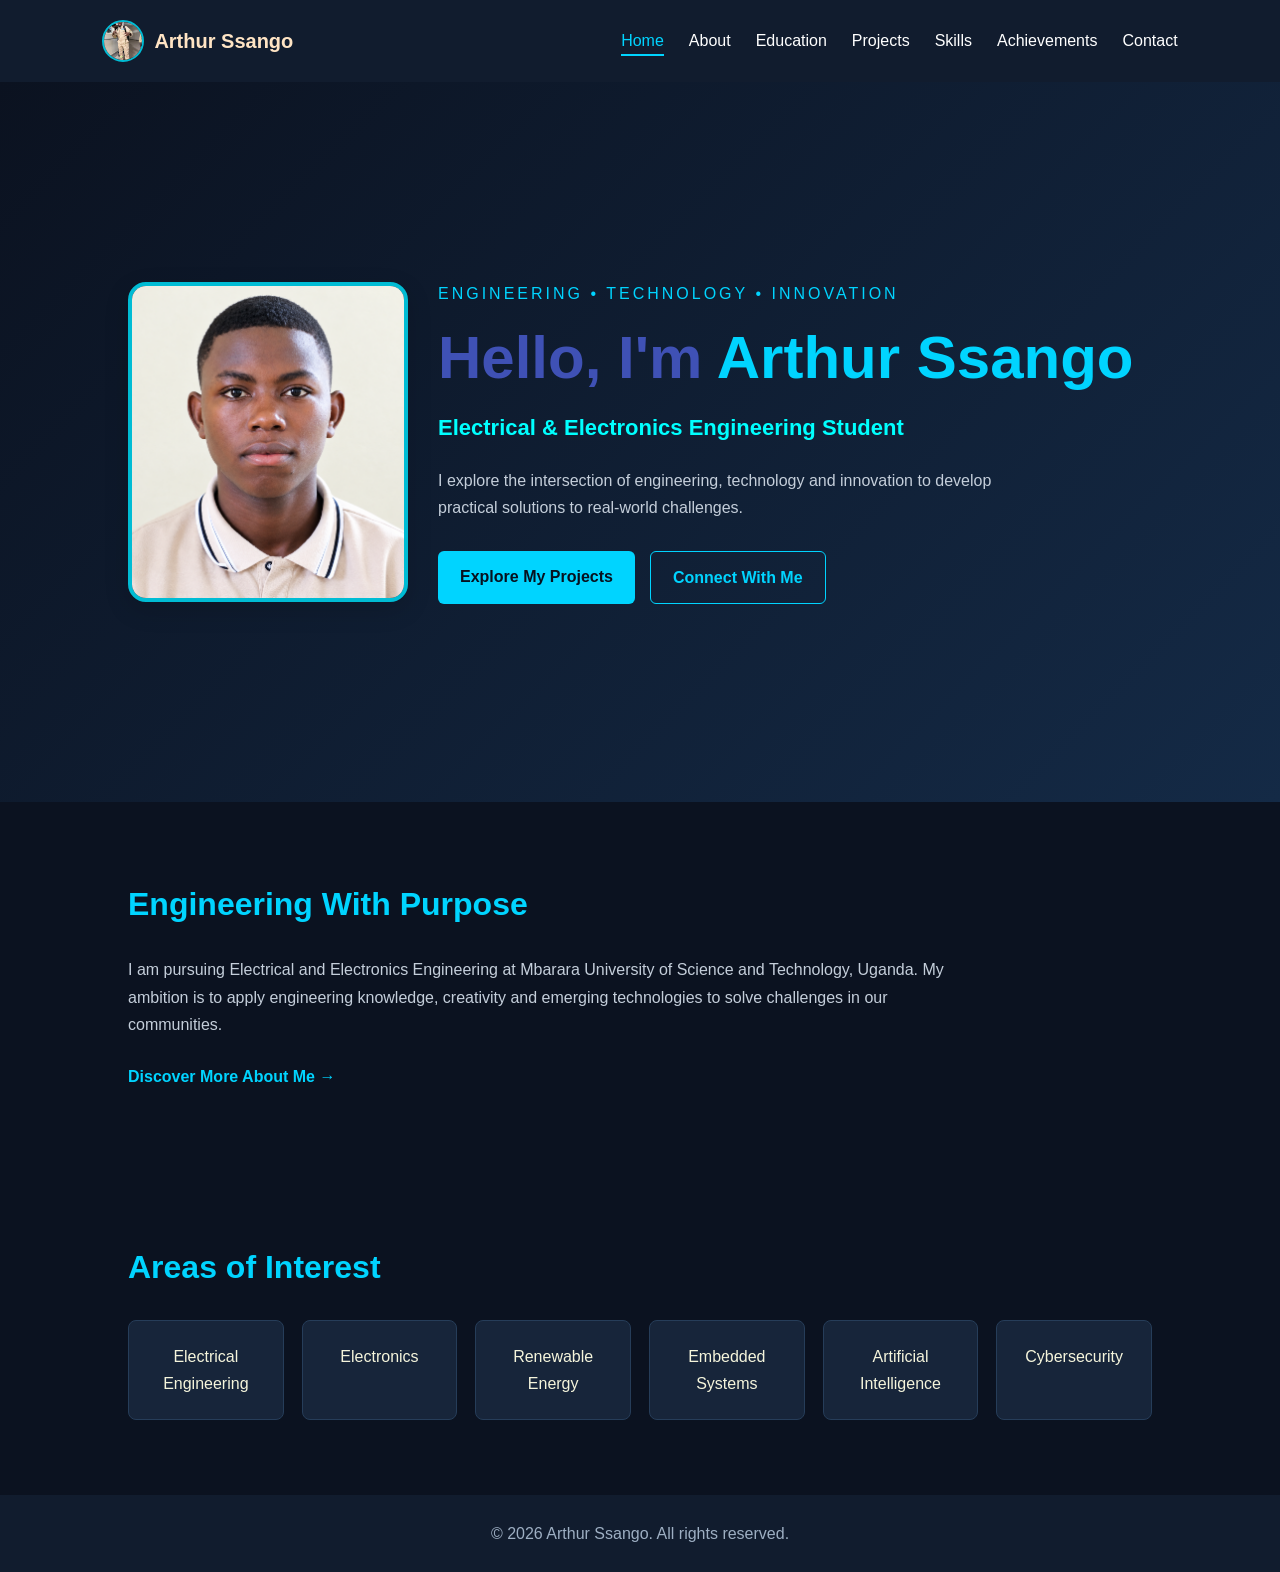
<file: index.html>
<!DOCTYPE html>
<html lang="en">
<head>
    <meta charset="UTF-8">
    <meta name="viewport" content="width=device-width, initial-scale=1.0">

    <title>Arthur Ssango | Electrical & Electronics Engineering</title>

    <meta name="description" content="Meet Arthur Ssango, an Electrical and Electronics Engineering student at Mbarara University of Science and Technology, Uganda. Explore his engineering portfolio, projects and innovations.">

    <link rel="stylesheet" href="css/style.css">
</head>

<body>

    <!-- WEBSITE NAVIGATION -->
    <header>
        <nav class="navbar">

            
<a href="index.html" class="logo">
    <img src="images/profile_header.png"alt="Arthur Ssango">
         
    <span>Arthur Ssango</span>
</a>


            <ul class="nav-links">
                <li><a href="index.html" aria-current="page">Home</a></li>
                <li><a href="about.html">About</a></li>
                <li><a href="education.html">Education</a></li>
                <li><a href="projects.html">Projects</a></li>
                <li><a href="skills.html">Skills</a></li>
                <li><a href="opportunities.html">Achievements</a></li>
                <li><a href="contact.html">Contact</a></li>
            </ul>

        </nav>
    </header>

    <!-- HOMEPAGE -->
    <main>

        <section class="hero" id="home">
<div class="container1">

    <div class="hero-image">
    <img src="images/profile.png" alt="Portrait of Arthur Ssango">
         
    </div>


            <div class="hero-content">

                <p class="intro">ENGINEERING • TECHNOLOGY • INNOVATION</p>

                <h1>
                    Hello, I'm <span>Arthur Ssango</span>
                </h1>

                <h2>
                    Electrical & Electronics Engineering Student
                </h2>

                <p class="hero-description">
                    I explore the intersection of engineering,
                    technology and innovation to develop practical
                    solutions to real-world challenges.
                </p>

                <div class="hero-buttons">

                    <a href="projects.html" class="btn primary-btn">
                        Explore My Projects
                    </a>

                    <a href="contact.html" class="btn secondary-btn">
                        Connect With Me
                    </a>

                </div>

            </div>

</div>

        </section>

        <!-- INTRODUCTION -->
        <section class="section">

            <h2>Engineering With Purpose</h2>

            <p>
                I am pursuing Electrical and Electronics Engineering
                at Mbarara University of Science and Technology,
                Uganda.

                My ambition is to apply engineering knowledge,
                creativity and emerging technologies to solve
                challenges in our communities.
            </p>

            <a href="about.html" class="text-link">
                Discover More About Me →
            </a>

        </section>

        <!-- PROFESSIONAL INTERESTS -->
        <section class="section">

            <h2>Areas of Interest</h2>

            <div class="skills-grid">

                <div class="skill-card">
                    Electrical Engineering
                </div>

                <div class="skill-card">
                    Electronics
                </div>

                <div class="skill-card">
                    Renewable Energy
                </div>

                <div class="skill-card">
                    Embedded Systems
                </div>

                <div class="skill-card">
                    Artificial Intelligence
                </div>

                <div class="skill-card">
                    Cybersecurity
                </div>

            </div>

        </section>

        <!-- FOOTER -->
        <footer>
            <p>
                &copy; <span id="current-year"></span>
                Arthur Ssango. All rights reserved.
            </p>
        </footer>

    </main>

    <script src="js/script.js"></script>

</body>
</html>
</file>
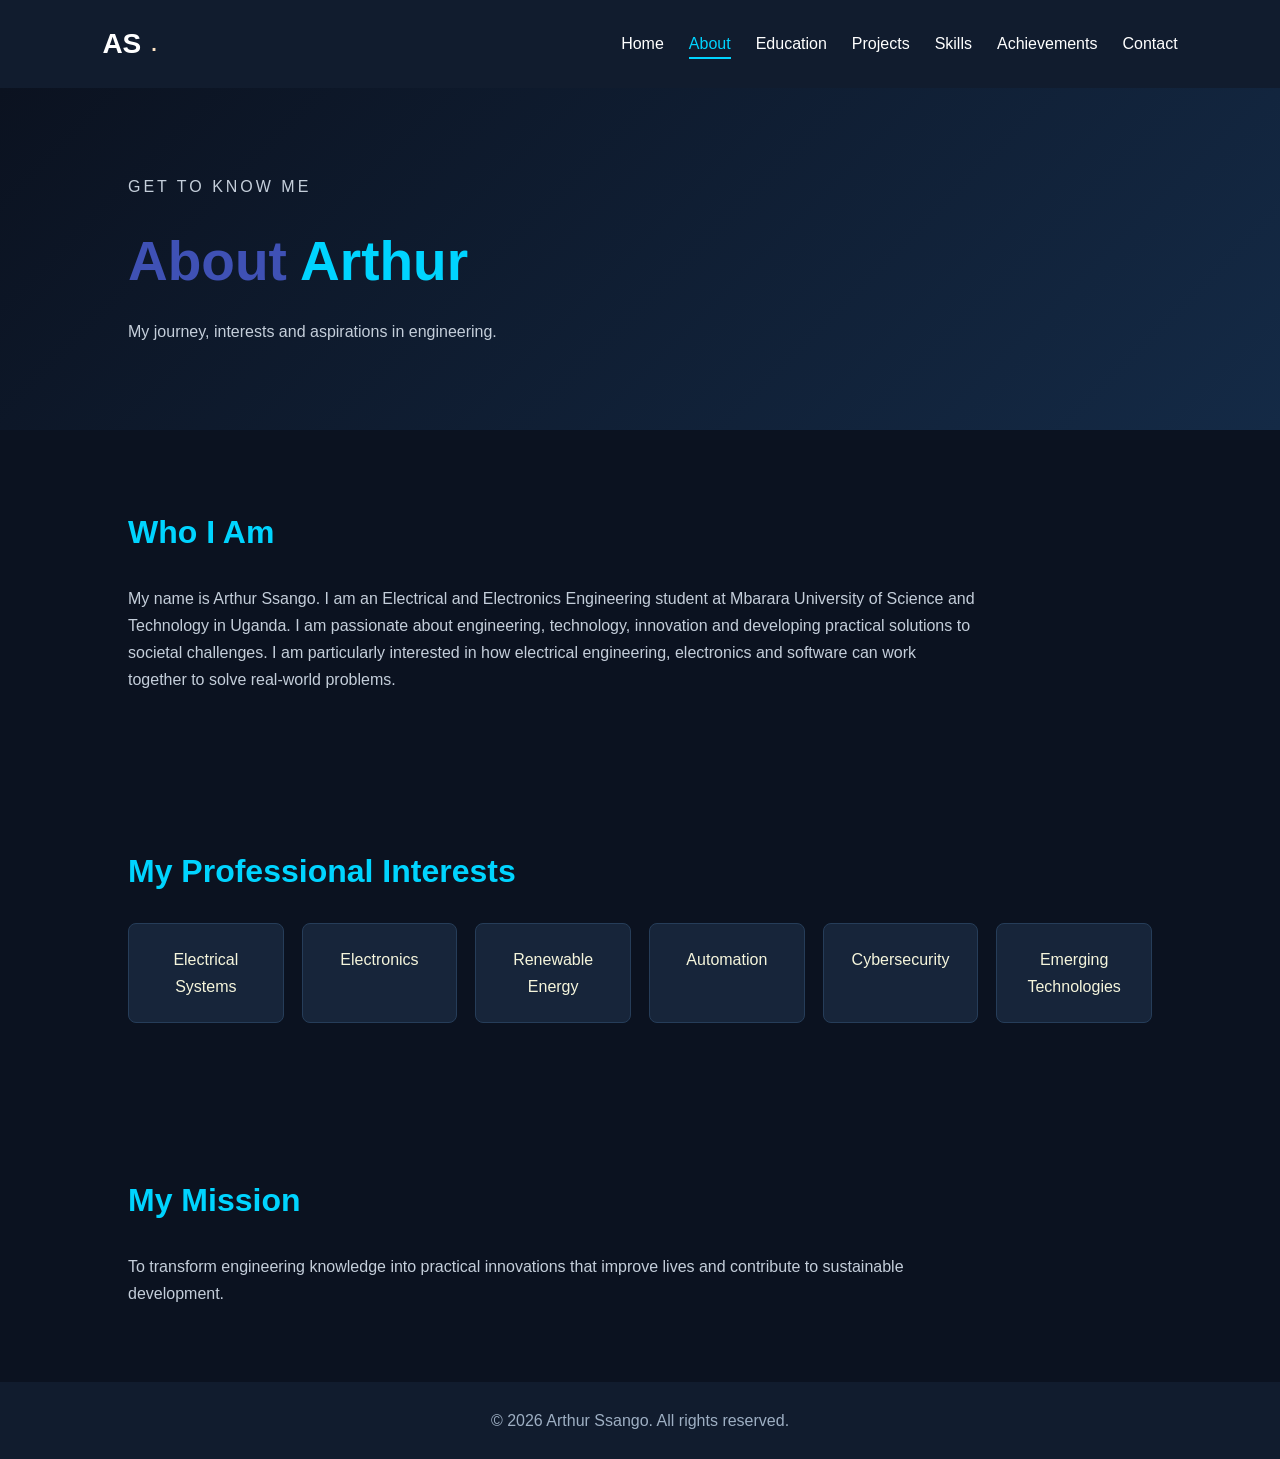
<file: about.html>
<!DOCTYPE html>
<html lang="en">
<head>
    <meta charset="UTF-8">
    <meta name="viewport" content="width=device-width, initial-scale=1.0">

    <title>About Arthur Ssango | Engineering Portfolio</title>

    <meta name="description" content="Learn about Arthur Ssango, his engineering journey, interests and professional ambitions.">

    <link rel="stylesheet" href="css/style.css">
</head>

<body>

    <header>
        <nav class="navbar">

            <a href="index.html" class="logo">AS<span>.</span></a>

            <ul class="nav-links">
                <li><a href="index.html">Home</a></li>
                <li><a href="about.html" aria-current="page">About</a></li>
                <li><a href="education.html">Education</a></li>
                <li><a href="projects.html">Projects</a></li>
                <li><a href="skills.html">Skills</a></li>
                <li><a href="opportunities.html">Achievements</a></li>
                <li><a href="contact.html">Contact</a></li>
            </ul>

        </nav>
    </header>

    <main>

        <section class="page-heading">
            <p class="intro">GET TO KNOW ME</p>
            <h1>About <span>Arthur</span></h1>
            <p>
                My journey, interests and aspirations in engineering.
            </p>
        </section>

        <section class="section">

            <h2>Who I Am</h2>

            <p>
                My name is Arthur Ssango. I am an Electrical
                and Electronics Engineering student at
                Mbarara University of Science and Technology
                in Uganda.

                I am passionate about engineering, technology,
                innovation and developing practical solutions
                to societal challenges.

                I am particularly interested in how electrical
                engineering, electronics and software can work
                together to solve real-world problems.
            </p>

        </section>

        <section class="section">

            <h2>My Professional Interests</h2>

            <div class="skills-grid">

                <div class="skill-card">Electrical Systems</div>
                <div class="skill-card">Electronics</div>
                <div class="skill-card">Renewable Energy</div>
                <div class="skill-card">Automation</div>
                <div class="skill-card">Cybersecurity</div>
                <div class="skill-card">Emerging Technologies</div>

            </div>

        </section>

        <section class="section">

            <h2>My Mission</h2>

            <p>
                To transform engineering knowledge into
                practical innovations that improve lives
                and contribute to sustainable development.
            </p>

        </section>

        <footer>
            <p>
                &copy; <span id="current-year"></span>
                Arthur Ssango. All rights reserved.
            </p>
        </footer>

    </main>

    <script src="js/script.js"></script>

</body>
</html>
</file>
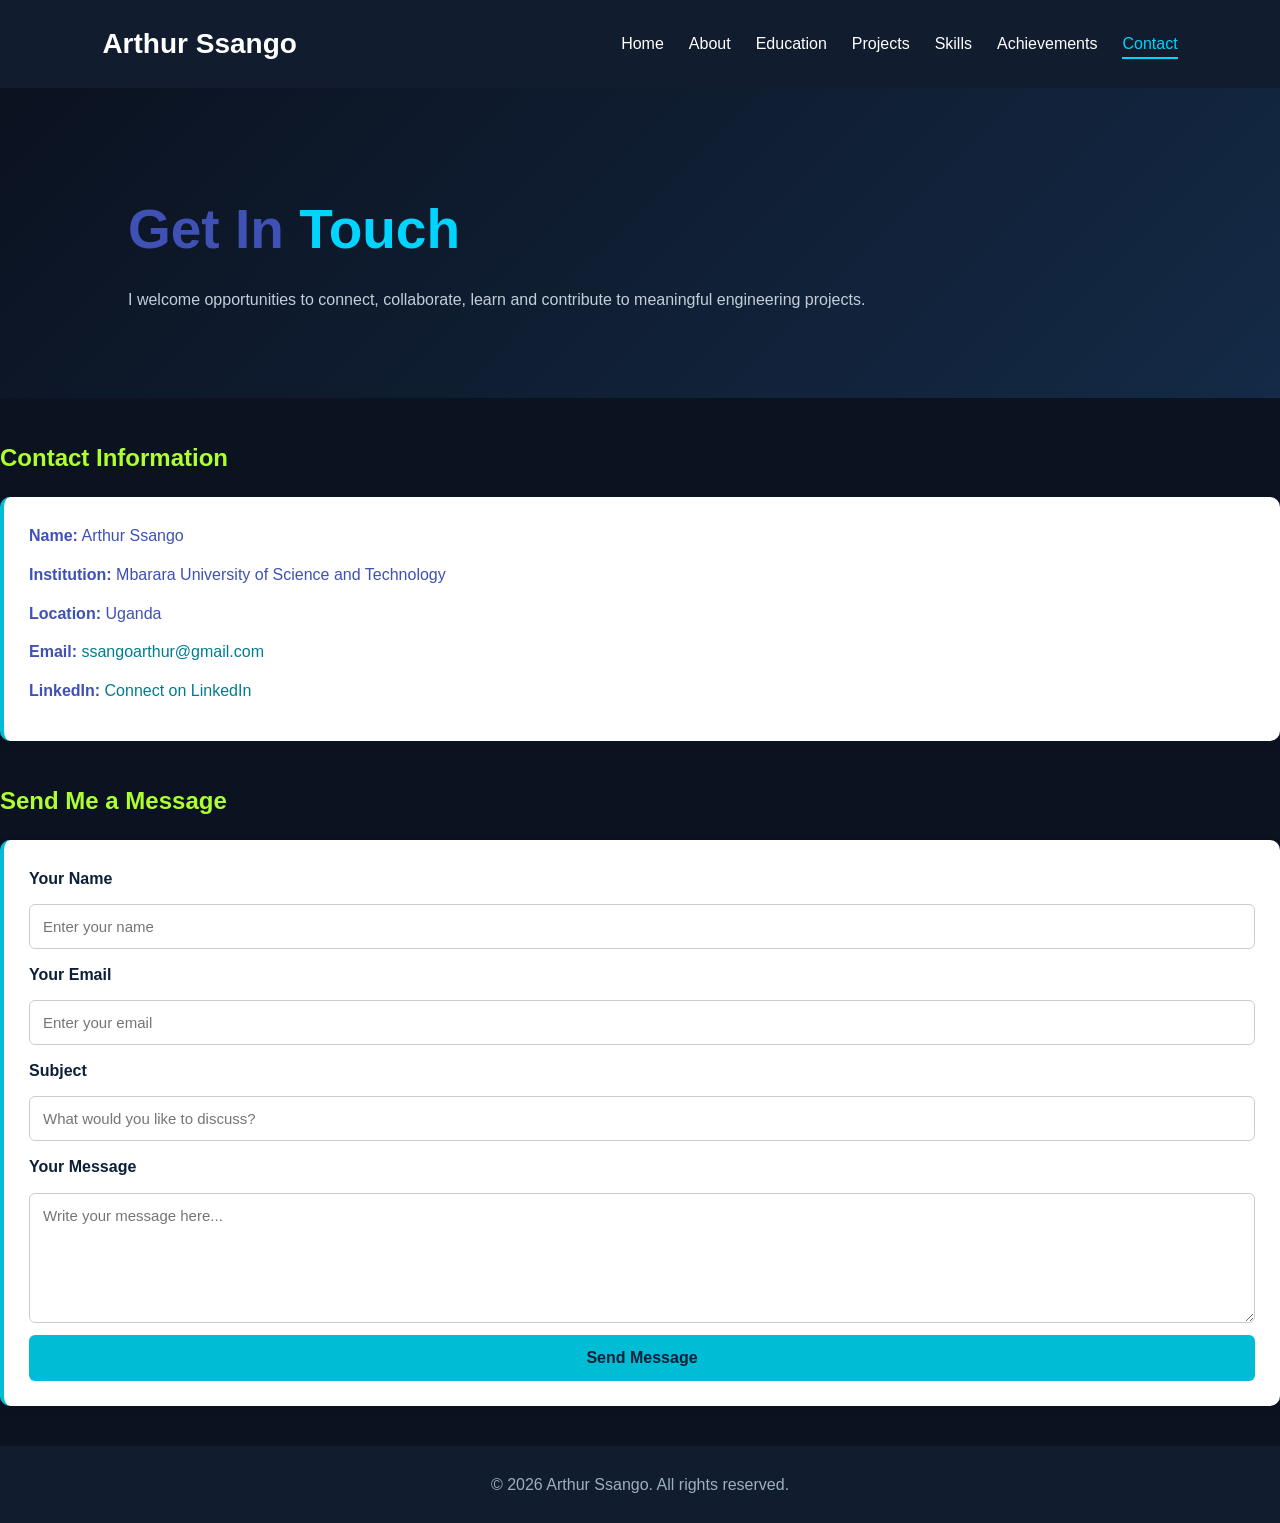
<file: contact.html>
<!DOCTYPE html>
<html lang="en">
<head>
    <meta charset="UTF-8">
    <meta name="viewport" content="width=device-width, initial-scale=1.0">

    <title>Contact | Arthur Ssango</title>

    <link rel="stylesheet" href="css/style.css">
</head>

<body>

    <header>
        <nav class="navbar">
            <a href="index.html" class="logo">Arthur Ssango</a>

            <ul class="nav-links">
                <li><a href="index.html">Home</a></li>
                <li><a href="about.html">About</a></li>
                <li><a href="education.html">Education</a></li>
                <li><a href="projects.html">Projects</a></li>
                <li><a href="skills.html">Skills</a></li>
                <li><a href="opportunities.html">Achievements</a></li>
                <li><a href="contact.html" aria-current="page">Contact</a></li>
            </ul>
        </nav>
    </header>

    <main class="container">

        <section class="page-heading">
            <h1>Get In <span>Touch</span></h1>

            <p>
                I welcome opportunities to connect, collaborate,
                learn and contribute to meaningful engineering projects.
            </p>
        </section>

        <section class="content-section">

            <h2>Contact Information</h2>

            <div class="info-card">

                <p>
                    <strong>Name:</strong> Arthur Ssango
                </p>

                <p>
                    <strong>Institution:</strong>
                    Mbarara University of Science and Technology
                </p>

                <p>
                    <strong>Location:</strong> Uganda
                </p>

                <p>
                    <strong>Email:</strong>
                    <a href="mailto:ssangoarthur@gmail.com">
                        ssangoarthur@gmail.com
                    </a>
                </p>

                <p>
                    <strong>LinkedIn:</strong>
                    <a href="https://www.linkedin.com/"
                       target="_blank"
                       rel="noopener noreferrer">
                        Connect on LinkedIn
                    </a>
                </p>

            </div>

        </section>

        <section class="content-section">

            <h2>Send Me a Message</h2>

            <div class="info-card">

                
<form
    action="https://formspree.io/f/meagqpgl"
    method="POST"
    id="contact-form">

    <label for="name">Your Name</label>
    <input
        type="text"
        id="name"
        name="name"
        placeholder="Enter your name"
        required>

    <label for="email">Your Email</label>
    <input
        type="email"
        id="email"
        name="email"
        placeholder="Enter your email"
        required>

    <label for="subject">Subject</label>
    <input
        type="text"
        id="subject"
        name="subject"
        placeholder="What would you like to discuss?"
        required>

    <label for="message">Your Message</label>
    <textarea
        id="message"
        name="message"
        rows="6"
        placeholder="Write your message here..."
        required></textarea>

    <button type="submit">Send Message</button>

</form>

            </div>

        </section>

    </main>

    <footer>
        <p>
            &copy; <span id="current-year"></span>
            Arthur Ssango. All rights reserved.
        </p>
    </footer>

    <script src="js/script.js"></script>

</body>
</html>
</file>
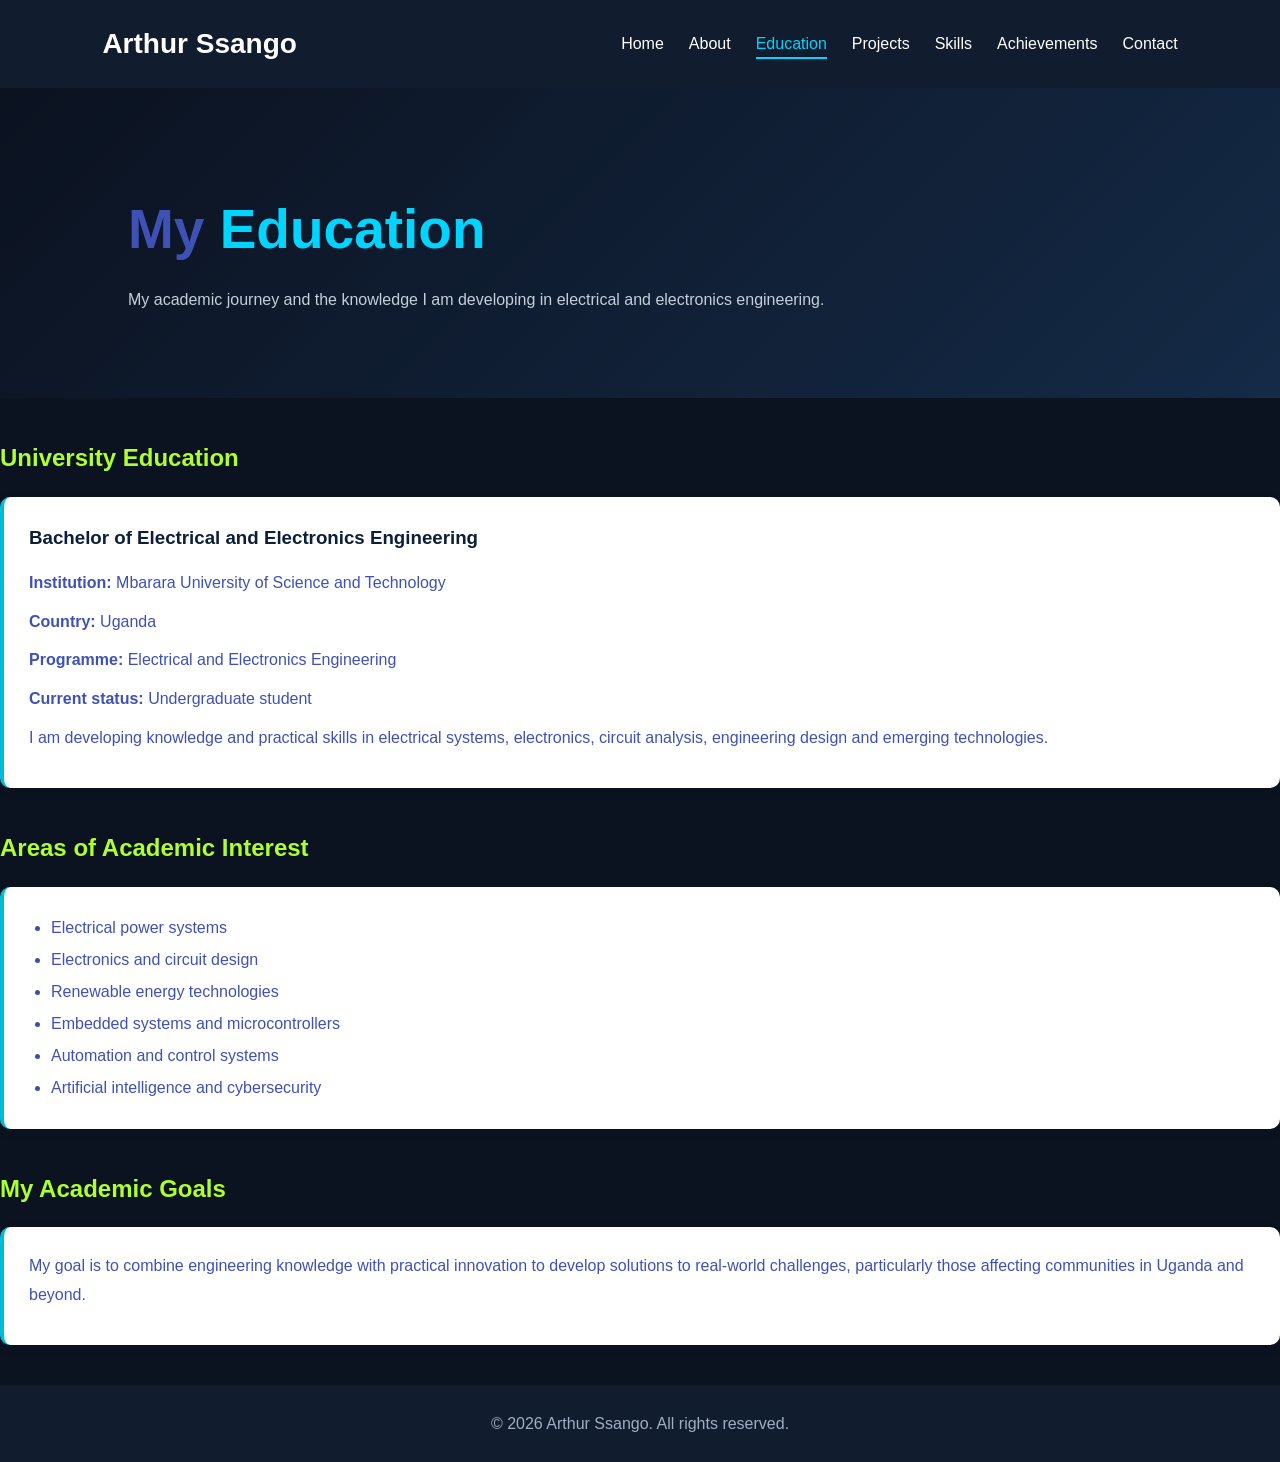
<file: education.html>
<!DOCTYPE html>
<html lang="en">
<head>
    <meta charset="UTF-8">
    <meta name="viewport" content="width=device-width, initial-scale=1.0">

    <title>Education | Arthur Ssango</title>

    <link rel="stylesheet" href="css/style.css">
</head>

<body>

    <header>
        <nav class="navbar">
            <a href="index.html" class="logo">Arthur Ssango</a>

            <ul class="nav-links">
                <li><a href="index.html">Home</a></li>
                <li><a href="about.html">About</a></li>
                <li><a href="education.html" aria-current="page">Education</a></li>
                <li><a href="projects.html">Projects</a></li>
                <li><a href="skills.html">Skills</a></li>
                <li><a href="opportunities.html">Achievements</a></li>
                <li><a href="contact.html">Contact</a></li>
            </ul>
        </nav>
    </header>

    <main class="container">

        <section class="page-heading">
            <h1>My <span>Education</span></h1>
            <p>
                My academic journey and the knowledge I am developing
                in electrical and electronics engineering.
            </p>
        </section>

        <section class="content-section">
            <h2>University Education</h2>

            <div class="info-card">
                <h3>Bachelor of Electrical and Electronics Engineering</h3>

                <p><strong>Institution:</strong>
                    Mbarara University of Science and Technology
                </p>

                <p><strong>Country:</strong> Uganda</p>

                <p><strong>Programme:</strong>
                    Electrical and Electronics Engineering
                </p>

                <p><strong>Current status:</strong> Undergraduate student</p>

                <p>
                    I am developing knowledge and practical skills in
                    electrical systems, electronics, circuit analysis,
                    engineering design and emerging technologies.
                </p>
            </div>
        </section>

        <section class="content-section">
            <h2>Areas of Academic Interest</h2>

            <div class="info-card">
                <ul>
                    <li>Electrical power systems</li>
                    <li>Electronics and circuit design</li>
                    <li>Renewable energy technologies</li>
                    <li>Embedded systems and microcontrollers</li>
                    <li>Automation and control systems</li>
                    <li>Artificial intelligence and cybersecurity</li>
                </ul>
            </div>
        </section>

        <section class="content-section">
            <h2>My Academic Goals</h2>

            <div class="info-card">
                <p>
                    My goal is to combine engineering knowledge with
                    practical innovation to develop solutions to real-world
                    challenges, particularly those affecting communities
                    in Uganda and beyond.
                </p>
            </div>
        </section>

    </main>

    <footer>
        <p>
            &copy; <span id="current-year"></span>
            Arthur Ssango. All rights reserved.
        </p>
    </footer>

    <script src="js/script.js"></script>

</body>
</html>
</file>
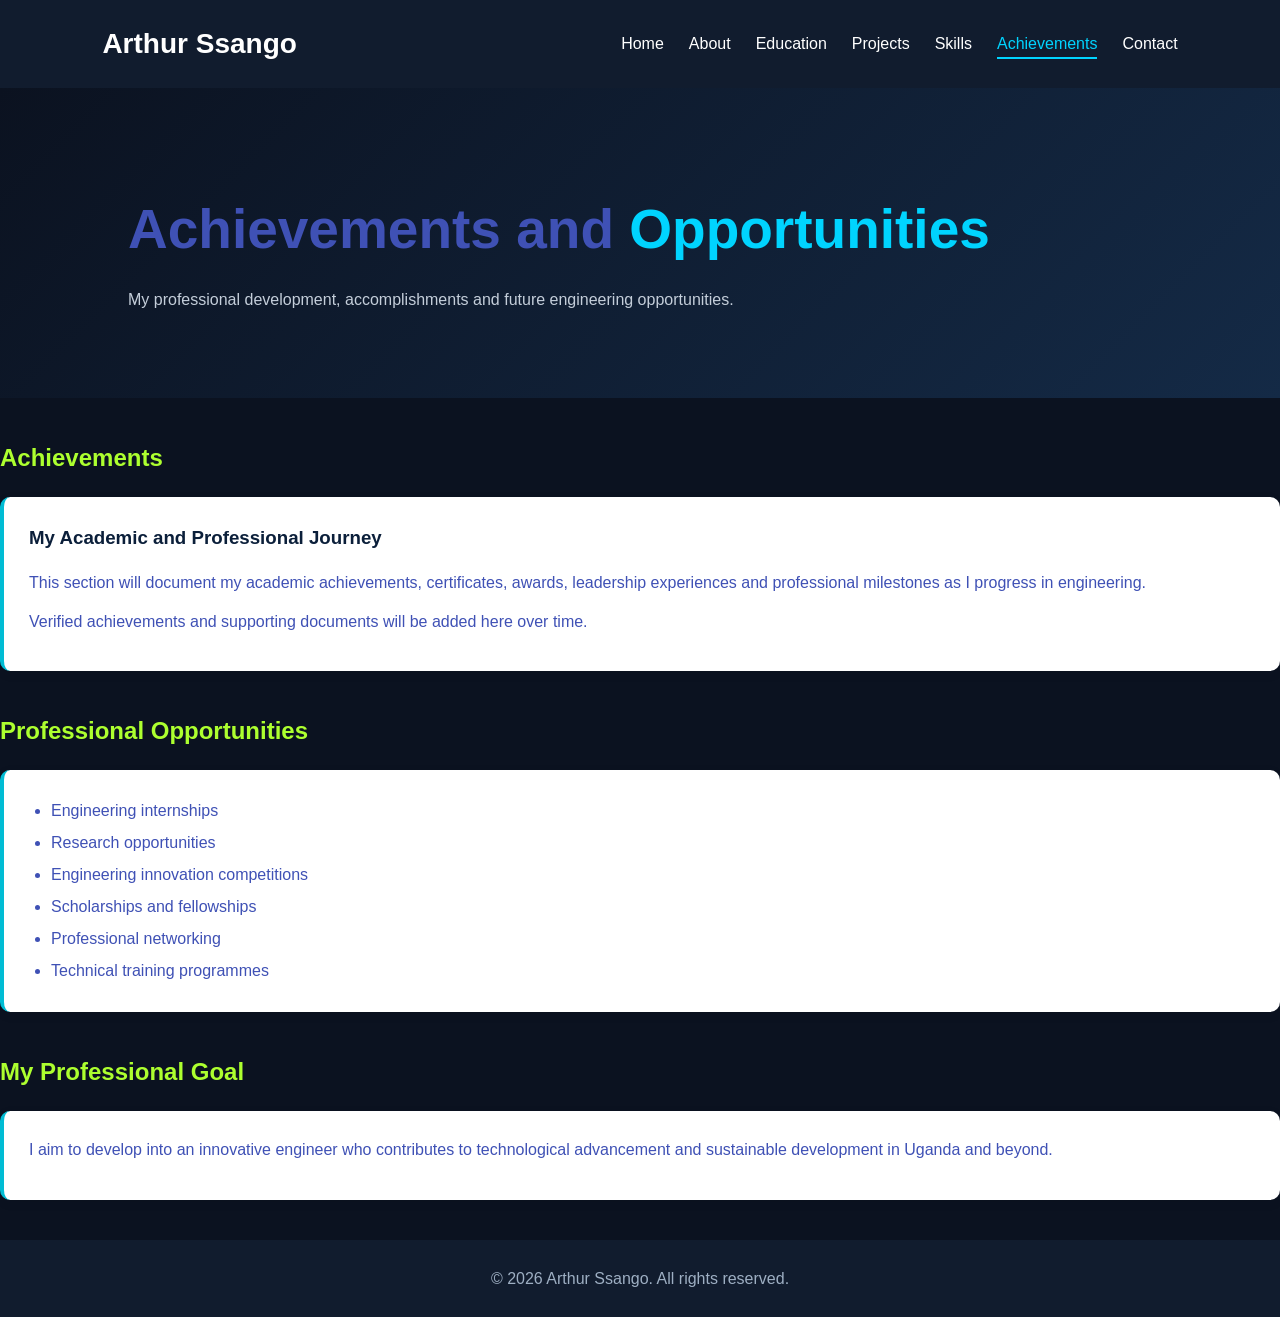
<file: opportunities.html>
<!DOCTYPE html>
<html lang="en">
<head>
    <meta charset="UTF-8">
    <meta name="viewport" content="width=device-width, initial-scale=1.0">

    <title>Achievements | Arthur Ssango</title>

    <link rel="stylesheet" href="css/style.css">
</head>

<body>

    <header>
        <nav class="navbar">
            <a href="index.html" class="logo">Arthur Ssango</a>

            <ul class="nav-links">
                <li><a href="index.html">Home</a></li>
                <li><a href="about.html">About</a></li>
                <li><a href="education.html">Education</a></li>
                <li><a href="projects.html">Projects</a></li>
                <li><a href="skills.html">Skills</a></li>
                <li><a href="opportunities.html" aria-current="page">Achievements</a></li>
                <li><a href="contact.html">Contact</a></li>
            </ul>
        </nav>
    </header>

    <main class="container">

        <section class="page-heading">
            <h1>Achievements and <span>Opportunities</span></h1>

            <p>
                My professional development, accomplishments
                and future engineering opportunities.
            </p>
        </section>

        <section class="content-section">

            <h2>Achievements</h2>

            <div class="info-card">
                <h3>My Academic and Professional Journey</h3>

                <p>
                    This section will document my academic achievements,
                    certificates, awards, leadership experiences and
                    professional milestones as I progress in engineering.
                </p>

                <p>
                    Verified achievements and supporting documents
                    will be added here over time.
                </p>
            </div>

        </section>

        <section class="content-section">

            <h2>Professional Opportunities</h2>

            <div class="info-card">
                <ul>
                    <li>Engineering internships</li>
                    <li>Research opportunities</li>
                    <li>Engineering innovation competitions</li>
                    <li>Scholarships and fellowships</li>
                    <li>Professional networking</li>
                    <li>Technical training programmes</li>
                </ul>
            </div>

        </section>

        <section class="content-section">

            <h2>My Professional Goal</h2>

            <div class="info-card">
                <p>
                    I aim to develop into an innovative engineer who
                    contributes to technological advancement and
                    sustainable development in Uganda and beyond.
                </p>
            </div>

        </section>

    </main>

    <footer>
        <p>
            &copy; <span id="current-year"></span>
            Arthur Ssango. All rights reserved.
        </p>
    </footer>

    <script src="js/script.js"></script>

</body>
</html>
</file>
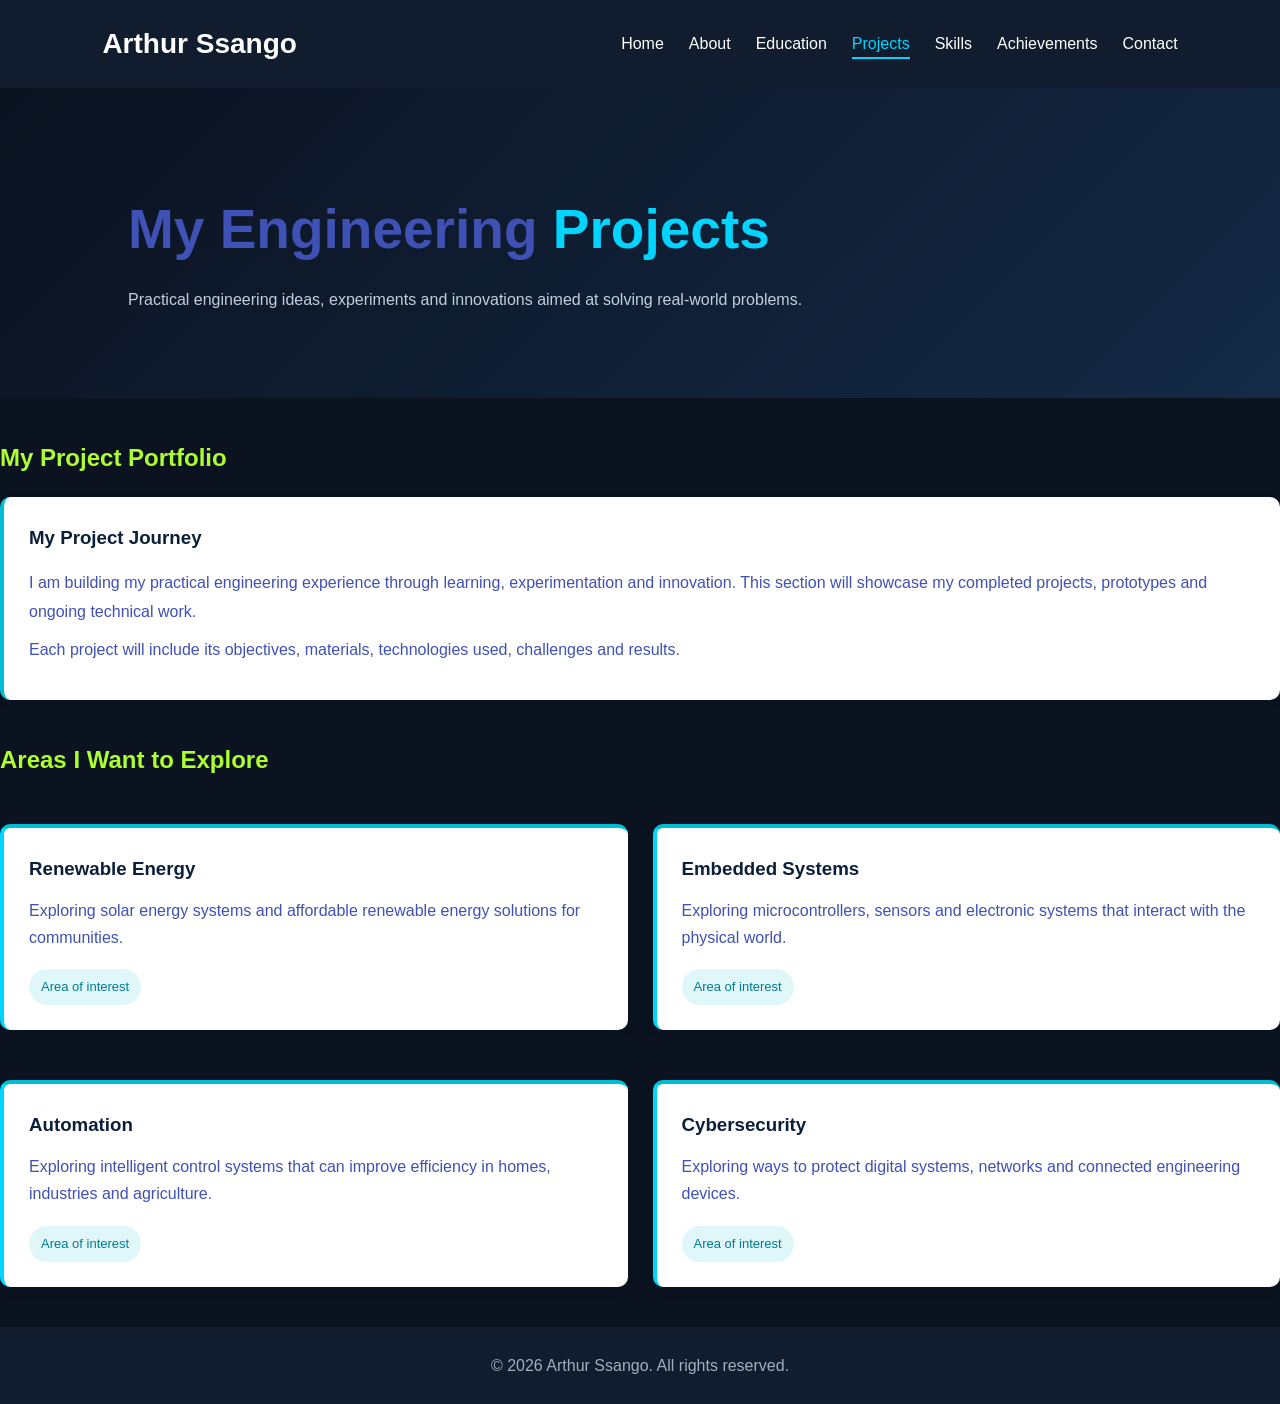
<file: projects.html>
<!DOCTYPE html>
<html lang="en">
<head>
    <meta charset="UTF-8">
    <meta name="viewport" content="width=device-width, initial-scale=1.0">

    <title>Projects | Arthur Ssango</title>

    <link rel="stylesheet" href="css/style.css">
</head>

<body>

    <header>
        <nav class="navbar">
            <a href="index.html" class="logo">Arthur Ssango</a>

            <ul class="nav-links">
                <li><a href="index.html">Home</a></li>
                <li><a href="about.html">About</a></li>
                <li><a href="education.html">Education</a></li>
                <li><a href="projects.html" aria-current="page">Projects</a></li>
                <li><a href="skills.html">Skills</a></li>
                <li><a href="opportunities.html">Achievements</a></li>
                <li><a href="contact.html">Contact</a></li>
            </ul>
        </nav>
    </header>

    <main class="container">

        <section class="page-heading">
            <h1>My Engineering <span>Projects</span></h1>

            <p>
                Practical engineering ideas, experiments and innovations
                aimed at solving real-world problems.
            </p>
        </section>

        <section class="content-section">

            <h2>My Project Portfolio</h2>

            <div class="info-card">
                <h3>My Project Journey</h3>

                <p>
                    I am building my practical engineering experience
                    through learning, experimentation and innovation.
                    This section will showcase my completed projects,
                    prototypes and ongoing technical work.
                </p>

                <p>
                    Each project will include its objectives, materials,
                    technologies used, challenges and results.
                </p>
            </div>

        </section>

        <section class="content-section">

            <h2>Areas I Want to Explore</h2>

            <div class="project-grid">

                <div class="project-card">
                    <h3>Renewable Energy</h3>
                    <p>
                        Exploring solar energy systems and affordable
                        renewable energy solutions for communities.
                    </p>
                    <span class="project-status">Area of interest</span>
                </div>

                <div class="project-card">
                    <h3>Embedded Systems</h3>
                    <p>
                        Exploring microcontrollers, sensors and
                        electronic systems that interact with the
                        physical world.
                    </p>
                    <span class="project-status">Area of interest</span>
                </div>

                <div class="project-card">
                    <h3>Automation</h3>
                    <p>
                        Exploring intelligent control systems that
                        can improve efficiency in homes, industries
                        and agriculture.
                    </p>
                    <span class="project-status">Area of interest</span>
                </div>

                <div class="project-card">
                    <h3>Cybersecurity</h3>
                    <p>
                        Exploring ways to protect digital systems,
                        networks and connected engineering devices.
                    </p>
                    <span class="project-status">Area of interest</span>
                </div>

            </div>

        </section>

    </main>

    <footer>
        <p>
            &copy; <span id="current-year"></span>
            Arthur Ssango. All rights reserved.
        </p>
    </footer>

    <script src="js/script.js"></script>

</body>
</html>
</file>
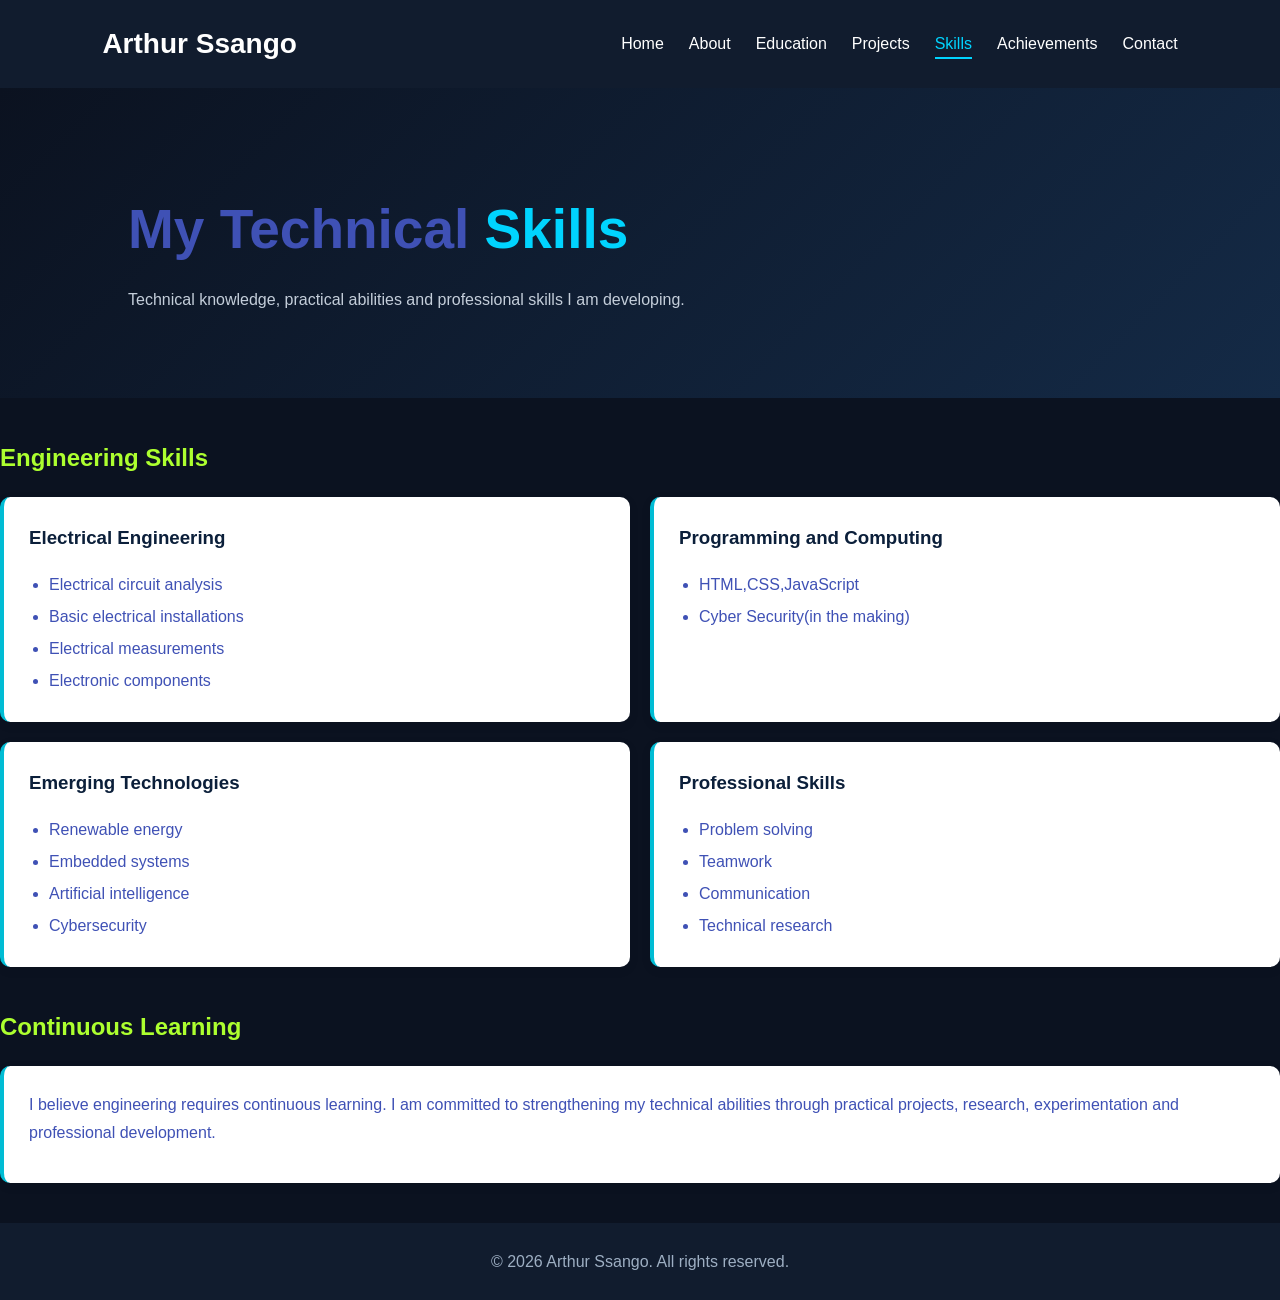
<file: skills.html>
<!DOCTYPE html>
<html lang="en">
<head>
    <meta charset="UTF-8">
    <meta name="viewport" content="width=device-width, initial-scale=1.0">

    <title>Skills | Arthur Ssango</title>

    <link rel="stylesheet" href="css/style.css">
</head>

<body>

    <header>
        <nav class="navbar">
            <a href="index.html" class="logo">Arthur Ssango</a>

            <ul class="nav-links">
                <li><a href="index.html">Home</a></li>
                <li><a href="about.html">About</a></li>
                <li><a href="education.html">Education</a></li>
                <li><a href="projects.html">Projects</a></li>
                <li><a href="skills.html" aria-current="page">Skills</a></li>
                <li><a href="opportunities.html">Achievements</a></li>
                <li><a href="contact.html">Contact</a></li>
            </ul>
        </nav>
    </header>

    <main class="container">

        <section class="page-heading">
            <h1>My Technical <span>Skills</span></h1>
            <p>
                Technical knowledge, practical abilities and
                professional skills I am developing.
            </p>
        </section>

        <section class="content-section">
            <h2>Engineering Skills</h2>

            <div class="skill-grid">

                <div class="info-card">
                    <h3>Electrical Engineering</h3>
                    <ul>
                        <li>Electrical circuit analysis</li>
                        <li>Basic electrical installations</li>
                        <li>Electrical measurements</li>
                        <li>Electronic components</li>
                    </ul>
                </div>

                <div class="info-card">
                    <h3>Programming and Computing</h3>
                    <ul>
                        <li>HTML,CSS,JavaScript</li>
        
                        <li>Cyber Security(in the making)</li>
                    </ul>
                </div>

                <div class="info-card">
                    <h3>Emerging Technologies</h3>
                    <ul>
                        <li>Renewable energy</li>
                        <li>Embedded systems</li>
                        <li>Artificial intelligence</li>
                        <li>Cybersecurity</li>
                    </ul>
                </div>

                <div class="info-card">
                    <h3>Professional Skills</h3>
                    <ul>
                        <li>Problem solving</li>
                        <li>Teamwork</li>
                        <li>Communication</li>
                        <li>Technical research</li>
                    </ul>
                </div>

            </div>
        </section>

        <section class="content-section">
            <h2>Continuous Learning</h2>

            <div class="info-card">
                <p>
                    I believe engineering requires continuous learning.
                    I am committed to strengthening my technical abilities
                    through practical projects, research, experimentation
                    and professional development.
                </p>
            </div>
        </section>

    </main>

    <footer>
        <p>
            &copy; <span id="current-year"></span>
            Arthur Ssango. All rights reserved.
        </p>
    </footer>

    <script src="js/script.js"></script>

</body>
</html>
</file>
<file: css/style.css>
/* GENERAL SETTINGS */
* {
    margin: 0;
    padding: 0;
    box-sizing: border-box;
}

html {
    scroll-behavior: smooth;
}

body {
    font-family: Arial, sans-serif;
    background: #0b1220;
    color: #3f51b5;
    line-height: 1.7;
}

/* NAVIGATION */
.navbar {
    display: flex;
    justify-content: space-between;
    align-items: center;
    padding: 20px 8%;
    background: #111c2e;
}

.logo {
    color: white;
    font-size: 28px;
    font-weight: bold;
    text-decoration: none;
}

.logo span {
    color: #00d4ff;
}

.nav-links {
    display: flex;
    gap: 25px;
    list-style: none;
}

.nav-links a {
    color: #ffffff;
    text-decoration: none;
    transition: 0.3s;
}

.nav-links a:hover {
    color: #00d4ff;
}

/* HERO SECTION */
.hero {
    min-height: 80vh;
    display: flex;
    align-items: center;
    padding: 70px 10%;
    background: linear-gradient(
        135deg,
        #0b1220,
        #142a46
    );
}

.hero-content {
    max-width: 750px;
}

.intro {
    color: #00d4ff;
    letter-spacing: 3px;
    margin-bottom: 15px;
}

.hero h1 {
    font-size: clamp(36px, 6vw, 60px);
    line-height: 1.2;
    margin-bottom: 15px;
}

.hero h1 span {
    color: #00d4ff;
}

.hero h2 {
    color: cyan;
    font-size: 22px;
    margin-bottom: 20px;
}

.hero-description {
    color: #c4ceda;
    max-width: 600px;
    margin-bottom: 30px;
}

/* BUTTONS */
.hero-buttons {
    display: flex;
    gap: 15px;
    flex-wrap: wrap;
}

.btn {
    display: inline-block;
    padding: 12px 22px;
    border-radius: 6px;
    text-decoration: none;
    font-weight: bold;
    transition: 0.3s;
}

.primary-btn {
    background: #00d4ff;
    color: #07111f;
}

.secondary-btn {
    border: 1px solid #00d4ff;
    color: #00d4ff;
}

.btn:hover {
    transform: translateY(-3px);
    opacity: 0.85;
}

/* GENERAL SECTIONS */
.section {
    padding: 75px 10%;
}

.section h2 {
    color: #00d4ff;
    font-size: 32px;
    margin-bottom: 25px;
}

.section p {
    color: #c4ceda;
    max-width: 850px;
}

/* SKILLS */
.skills-grid {
    display: grid;
    grid-template-columns:
        repeat(auto-fit, minmax(150px, 1fr));
    gap: 18px;
}

.skill-card {
    background: #17253a;
    padding: 22px;
    text-align: center;
    border: 1px solid #263d59;
    border-radius: 8px;
    transition: 0.5s;
    color:  beige;
}

.skill-card:hover {
    border-color: #00d4ff;
    transform: translateY(-5px);
}

/* PROJECTS */
.project-card {
    margin-top: 25px;
    background: #17253a;
    padding: 25px;
    border-radius: 8px;
    border-left: 4px solid #00d4ff;
}

.project-card h3 {
    margin-bottom: 10px;
}

/* FOOTER */
footer {
    background: #111c2e;
    text-align: center;
    padding: 25px;
    color: #9eafc3;
}

/* MOBILE RESPONSIVENESS */
@media (max-width: 650px) {

    .navbar {
        flex-direction: column;
        gap: 15px;
    }

    .nav-links {
        flex-wrap: wrap;
        justify-content: center;
        gap: 15px;
    }

    .hero {
        padding: 60px 7%;
    }

    .section {
        padding: 55px 7%;
    }

    .hero h2 {
        font-size: 19px;
    }
}

/* MULTI-PAGE HEADINGS */

.page-heading {
    padding: 85px 10%;
    background: linear-gradient(
        135deg,
        #0b1220,
        #142a46
    );
}

.page-heading h1 {
    font-size: clamp(36px, 5vw, 55px);
    margin: 10px 0;
}

.page-heading h1 span {
    color: #00d4ff;
}

.page-heading p {
    color: #c4ceda;
}

/* TEXT LINKS */

.text-link {
    display: inline-block;
    margin-top: 25px;
    color: #00d4ff;
    text-decoration: none;
    font-weight: bold;
}

.text-link:hover {
    text-decoration: underline;
}

/* ACTIVE NAVIGATION */

.nav-links a[aria-current="page"] {
    color: #00d4ff;
    border-bottom: 2px solid #00d4ff;
    padding-bottom: 5px;
}

/* IMPROVED PAGE RESPONSIVENESS */

@media (max-width: 650px) {

    .page-heading {
        padding: 60px 7%;
    }

    .page-heading h1 {
        font-size: 36px;
    }
}

/* Education and information cards */

.content-section {
    margin: 40px 0;
}

.content-section h2 {
    color: greenyellow;
    margin-bottom: 18px;
}

.info-card {
    background-color: #ffffff;
    padding: 25px;
    margin-bottom: 20px;
    border-radius: 10px;
    border-left: 4px solid #00bcd4;
    box-shadow: 0 3px 12px rgba(0, 0, 0, 0.06);
}

.info-card h3 {
    color: #0b1f3a;
    margin-bottom: 15px;
}

.info-card p {
    line-height: 1.8;
    margin-bottom: 10px;
}

.info-card ul {
    padding-left: 22px;
    line-height: 2;
}

/* Projects page layout */

.project-grid {
    display: grid;
    grid-template-columns: repeat(2, 1fr);
    gap: 25px;
}

.project-card {
    background-color: #ffffff;
    padding: 25px;
    border-radius: 10px;
    border-top: 4px solid #00bcd4;
    box-shadow: 0 3px 12px rgba(0, 0, 0, 0.06);
    transition: transform 0.3s ease;
}

.project-card:hover {
    transform: translateY(-5px);
}

.project-card h3 {
    color: #0b1f3a;
    margin-bottom: 12px;
}

.project-card p {
    line-height: 1.7;
    margin-bottom: 18px;
}

.project-status {
    display: inline-block;
    background-color: #e0f7fa;
    color: #007c91;
    padding: 7px 12px;
    border-radius: 20px;
    font-size: 13px;
}

/* Make project cards responsive */

@media (max-width: 700px) {
    .project-grid {
        grid-template-columns: 1fr;
    }
}

/* Skills page */

.skill-grid {
    display: grid;
    grid-template-columns: repeat(2, 1fr);
    gap: 20px;
}

.skill-grid .info-card {
    margin-bottom: 0;
}

.skill-grid ul {
    padding-left: 20px;
    line-height: 2;
}

@media (max-width: 700px) {
    .skill-grid {
        grid-template-columns: 1fr;
    }
}

/* Contact page */

#contact-form {
    display: flex;
    flex-direction: column;
    gap: 12px;
}

#contact-form label {
    font-weight: bold;
    color: #0b1f3a;
}

#contact-form input,
#contact-form textarea {
    width: 100%;
    padding: 13px;
    border: 1px solid #cccccc;
    border-radius: 6px;
    font-family: inherit;
    font-size: 15px;
}

#contact-form input:focus,
#contact-form textarea:focus {
    outline: none;
    border-color: #00bcd4;
}

#contact-form button {
    background-color: #00bcd4;
    color: #0b1f3a;
    border: none;
    padding: 14px;
    border-radius: 6px;
    font-size: 16px;
    font-weight: bold;
    cursor: pointer;
}

#contact-form button:hover {
    background-color: #0097a7;
    color: white;
}

.info-card a {
    color: #007c91;
    text-decoration: none;
}

.info-card a:hover {
    text-decoration: underline;
}

/* Professional profile photograph */

.hero-image {
    display: flex;
    gap: 206px;
    justify-content: center;
    align-items: center;

    
}

.hero-image img {
    width: 280px;
    height: 320px;
    object-fit: cover;
    border-radius: 18px;
    border: 4px solid #00bcd4;
    box-shadow: 0 8px 25px rgba(0, 0, 0, 0.15);  

}
.container1 {
    display: flex;
    flex-direction: row;
    gap: 30px;
}

.box {
    background-color: lightblue;
    padding: 20px;
}


@media (max-width: 700px) {
    .hero-image img {
        width: 220px;
        height: 250px;
    }
}

/* Profile photo in website header */

.logo {
    display: flex;
    align-items: center;
    gap: 10px;
    text-decoration: none;
}

.logo img {
    width: 42px;
    height: 42px;
    border-radius: 50%;
    object-fit: cover;
    border: 2px solid #00bcd4;
}

.logo span {
    color: bisque;
    font-weight: bold;
    font-size: 20px;
}

/* Smaller header photo on mobile */

@media (max-width: 700px) {
    .logo img {
        width: 35px;
        height: 35px;
    }

    .logo span {
        font-size: 17px;
    }
}
</file>
